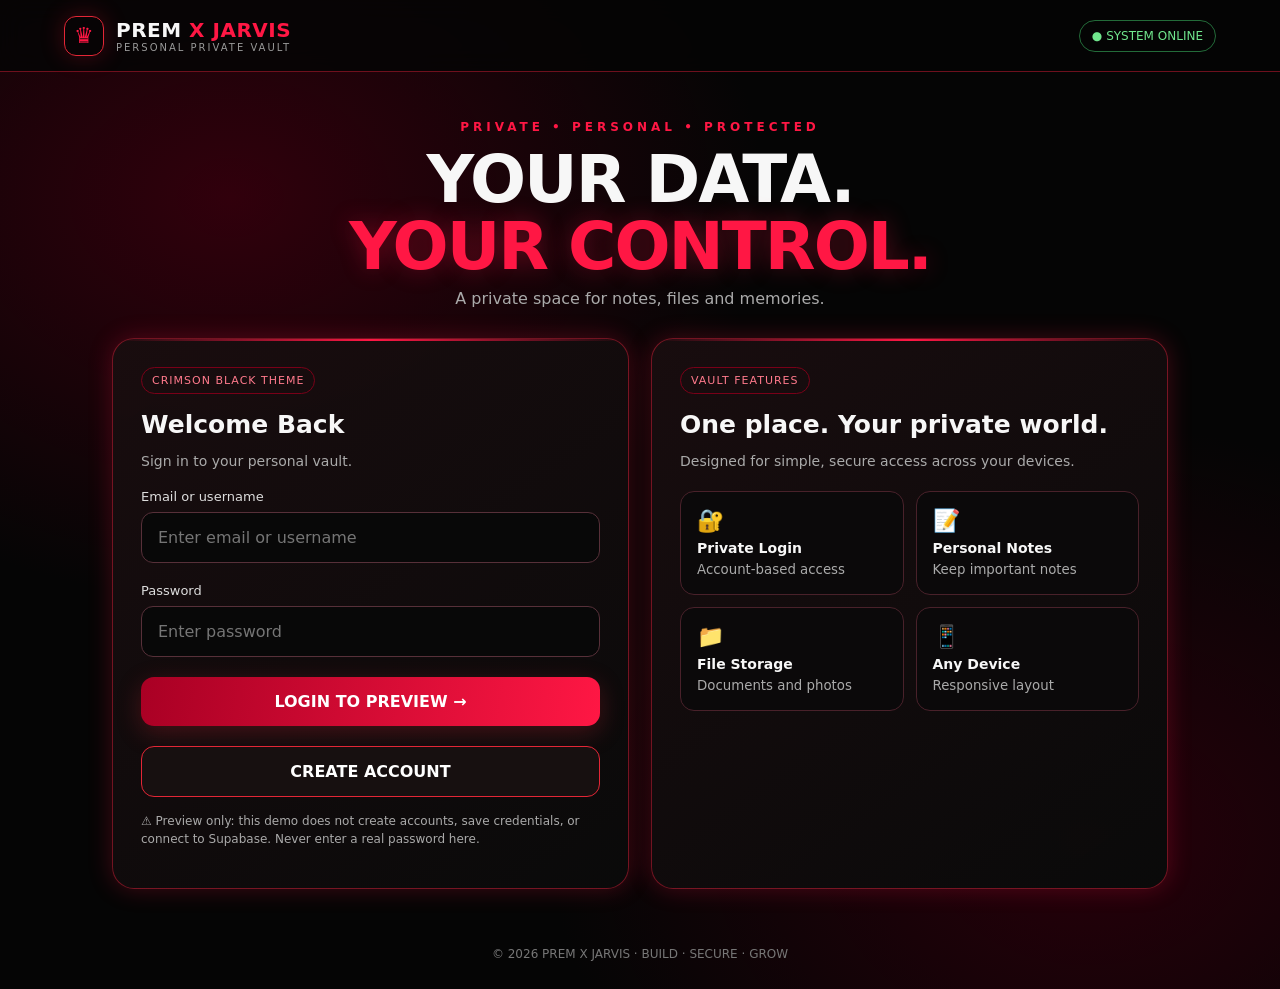
<file: prem_x_jarvis_crimson_preview-1.html>
<!DOCTYPE html>
<html lang="en">
<head>
<meta charset="UTF-8">
<meta name="viewport" content="width=device-width, initial-scale=1.0">
<meta name="theme-color" content="#090909">
<title>PREM X JARVIS — Private Vault Preview</title>
<style>
:root{
  --bg:#050505;--panel:#101010;--panel2:#171010;--red:#e32636;
  --red2:#ff1744;--deep:#790018;--text:#f7f7f7;--muted:#aaa;
  --line:rgba(255,35,65,.42);--glow:0 0 24px rgba(255,23,68,.24)
}
*{box-sizing:border-box}
body{margin:0;background:radial-gradient(ellipse at 18% 20%,#31000c 0,transparent 36%),radial-gradient(ellipse at 85% 85%,#26000a 0,transparent 35%),var(--bg);color:var(--text);font-family:Inter,system-ui,Arial,sans-serif;min-height:100vh}
button,input{font:inherit}
.topbar{height:72px;border-bottom:1px solid var(--line);display:flex;align-items:center;justify-content:space-between;padding:0 5%;background:rgba(5,5,5,.88);position:sticky;top:0;backdrop-filter:blur(12px);z-index:3}
.brand{display:flex;align-items:center;gap:12px;font-weight:900;letter-spacing:.5px;font-size:20px}
.logo{width:40px;height:40px;border:1px solid var(--red);border-radius:12px;display:grid;place-items:center;color:var(--red2);font-size:22px;box-shadow:var(--glow)}
.brand span{color:var(--red2)}
.status{font-size:12px;color:#70e68d;border:1px solid #236b39;border-radius:30px;padding:8px 12px}
main{max-width:1100px;margin:auto;padding:48px 22px 30px}
.hero{text-align:center;margin-bottom:30px}
.eyebrow{color:var(--red2);font-size:12px;letter-spacing:4px;font-weight:800}
h1{font-size:clamp(35px,7vw,66px);line-height:1.02;margin:12px 0 8px;letter-spacing:-2px}
h1 span{color:var(--red2);text-shadow:0 0 25px #ff174455}
.subtitle{color:var(--muted);margin:0}
.layout{display:grid;grid-template-columns:1fr 1fr;gap:22px;align-items:stretch}
.card{background:linear-gradient(145deg,rgba(25,13,15,.96),rgba(10,10,10,.98));border:1px solid var(--line);border-radius:22px;padding:28px;box-shadow:var(--glow);position:relative;overflow:hidden}
.card:before{content:"";position:absolute;inset:0 0 auto;height:2px;background:linear-gradient(90deg,transparent,var(--red2),transparent)}
.card h2{margin:0 0 8px;font-size:25px}
.muted{color:var(--muted);font-size:14px}
.field{margin-top:20px}
label{display:block;font-size:13px;color:#ddd;margin-bottom:8px}
input{width:100%;padding:15px 16px;border-radius:12px;border:1px solid #573039;background:#080808;color:white;outline:none}
input:focus{border-color:var(--red2);box-shadow:0 0 0 3px #ff174422}
.btn{width:100%;border:0;border-radius:13px;padding:15px 18px;margin-top:20px;background:linear-gradient(100deg,#a90024,var(--red2));color:white;font-weight:800;box-shadow:0 7px 25px #e3263640;cursor:pointer}
.btn.secondary{background:#171010;border:1px solid var(--red);box-shadow:none}
.btn:hover{filter:brightness(1.15)}
.note{font-size:12px;color:#aaa;line-height:1.5;margin-top:15px}
.features{display:grid;grid-template-columns:1fr 1fr;gap:12px;margin-top:22px}
.feature{padding:16px;border:1px solid #49212a;border-radius:14px;background:#0b090a}
.icon{font-size:22px;color:var(--red2)}
.feature b{display:block;margin:7px 0 3px;font-size:14px}
.feature small{color:var(--muted)}
.preview-label{display:inline-block;border:1px solid var(--deep);color:#ff7a8c;border-radius:20px;padding:6px 10px;font-size:11px;letter-spacing:1px;margin-bottom:16px}
.dashboard{display:none;margin-top:22px}
.dash-head{display:flex;justify-content:space-between;align-items:center;gap:12px;flex-wrap:wrap}
.stats{display:grid;grid-template-columns:repeat(3,1fr);gap:12px;margin:20px 0}
.stat{background:#100b0d;border:1px solid #54202c;border-radius:14px;padding:16px}
.stat strong{font-size:24px;color:var(--red2);display:block}
.stat small{color:var(--muted)}
.vault-grid{display:grid;grid-template-columns:repeat(3,1fr);gap:12px}
.vault-item{background:#0b090a;border:1px solid #49212a;border-radius:14px;padding:18px;text-align:center}
.vault-item span{font-size:26px}
.vault-item b{display:block;margin-top:8px;font-size:13px}
footer{text-align:center;color:#777;font-size:12px;padding:28px 10px}
@media(max-width:760px){.layout{grid-template-columns:1fr}main{padding:32px 15px}.card{padding:22px}.stats{grid-template-columns:1fr 1fr}.vault-grid{grid-template-columns:1fr 1fr}.topbar{padding:0 16px}}
</style>
</head>
<body>
<header class="topbar">
  <div class="brand"><div class="logo">♛</div><div>PREM <span>X JARVIS</span><div style="font-size:10px;color:#999;font-weight:500;letter-spacing:2px">PERSONAL PRIVATE VAULT</div></div></div>
  <div class="status">● SYSTEM ONLINE</div>
</header>
<main>
  <section class="hero">
    <div class="eyebrow">PRIVATE • PERSONAL • PROTECTED</div>
    <h1>YOUR DATA.<br><span>YOUR CONTROL.</span></h1>
    <p class="subtitle">A private space for notes, files and memories.</p>
  </section>

  <section class="layout" id="loginArea">
    <div class="card">
      <div class="preview-label">CRIMSON BLACK THEME</div>
      <h2>Welcome Back</h2>
      <p class="muted">Sign in to your personal vault.</p>
      <div class="field"><label>Email or username</label><input id="email" type="text" placeholder="Enter email or username" autocomplete="off"></div>
      <div class="field"><label>Password</label><input id="password" type="password" placeholder="Enter password" autocomplete="off"></div>
      <button class="btn" onclick="showDemo()">LOGIN TO PREVIEW →</button>
      <button class="btn secondary" onclick="showDemo()">CREATE ACCOUNT</button>
      <p class="note">⚠️ Preview only: this demo does not create accounts, save credentials, or connect to Supabase. Never enter a real password here.</p>
    </div>
    <div class="card">
      <div class="preview-label">VAULT FEATURES</div>
      <h2>One place. Your private world.</h2>
      <p class="muted">Designed for simple, secure access across your devices.</p>
      <div class="features">
        <div class="feature"><div class="icon">🔐</div><b>Private Login</b><small>Account-based access</small></div>
        <div class="feature"><div class="icon">📝</div><b>Personal Notes</b><small>Keep important notes</small></div>
        <div class="feature"><div class="icon">📁</div><b>File Storage</b><small>Documents and photos</small></div>
        <div class="feature"><div class="icon">📱</div><b>Any Device</b><small>Responsive layout</small></div>
      </div>
    </div>
  </section>

  <section class="card dashboard" id="dashboard">
    <div class="dash-head"><div><div class="preview-label">DASHBOARD PREVIEW</div><h2>Welcome, Commander</h2><p class="muted">Your vault overview</p></div><button class="btn secondary" style="width:auto;margin:0;padding:11px 16px" onclick="backToLogin()">← Back to login</button></div>
    <div class="stats">
      <div class="stat"><strong>00</strong><small>Saved notes</small></div>
      <div class="stat"><strong>00</strong><small>Stored files</small></div>
      <div class="stat"><strong>ON</strong><small>Theme status</small></div>
    </div>
    <div class="vault-grid">
      <div class="vault-item"><span>📝</span><b>My Notes</b></div>
      <div class="vault-item"><span>📂</span><b>My Files</b></div>
      <div class="vault-item"><span>🔒</span><b>Security</b></div>
      <div class="vault-item"><span>🖼️</span><b>Photos</b></div>
      <div class="vault-item"><span>⚙️</span><b>Settings</b></div>
      <div class="vault-item"><span>＋</span><b>Add New</b></div>
    </div>
    <p class="note">This is a visual dashboard preview with sample counters only. No personal data is stored.</p>
  </section>
</main>
<footer>© 2026 PREM X JARVIS · BUILD · SECURE · GROW</footer>
<script>
function showDemo(){
  document.getElementById('loginArea').style.display='none';
  document.getElementById('dashboard').style.display='block';
  window.scrollTo({top:0,behavior:'smooth'});
}
function backToLogin(){
  document.getElementById('dashboard').style.display='none';
  document.getElementById('loginArea').style.display='grid';
  window.scrollTo({top:0,behavior:'smooth'});
}
</script>
</body>
</html>
</file>
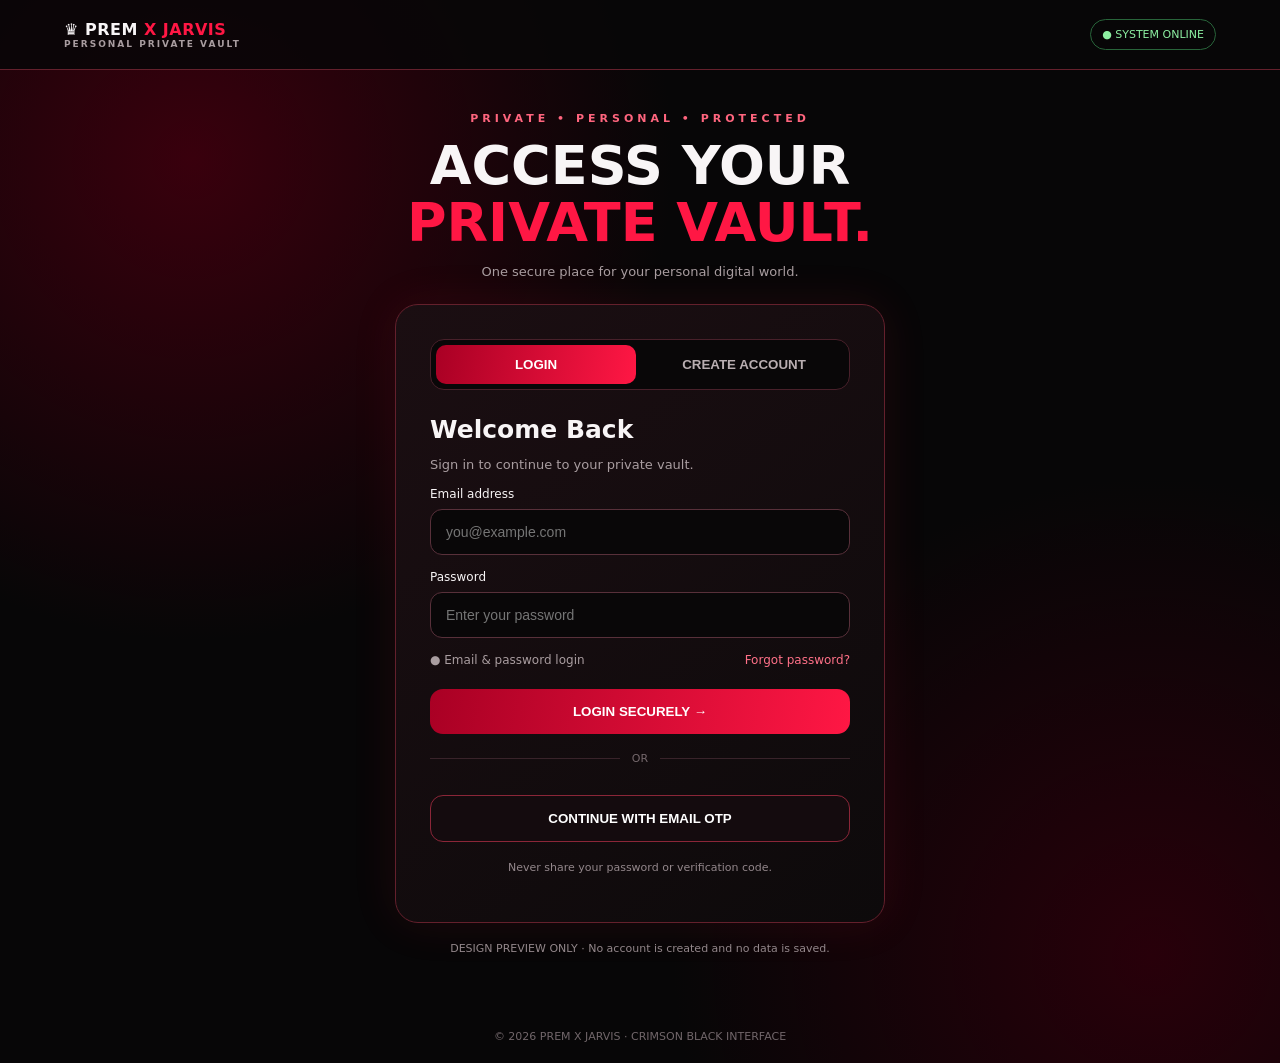
<file: prem_x_jarvis_login_signup_preview.html>
<!DOCTYPE html><html lang="en"><head><meta charset="UTF-8"><meta name="viewport" content="width=device-width,initial-scale=1"><meta name="theme-color" content="#080607"><title>PREM X JARVIS Login Preview</title><style>
:root{--bg:#070607;--red:#e32636;--hot:#ff1744;--line:#64202c;--muted:#a99da0}*{box-sizing:border-box}body{margin:0;min-height:100vh;background:radial-gradient(circle at 15% 15%,#39000d,transparent 34%),radial-gradient(circle at 90% 90%,#28000a,transparent 32%),var(--bg);color:#f8f5f6;font-family:system-ui,Arial}header{height:70px;padding:0 5%;display:flex;align-items:center;justify-content:space-between;border-bottom:1px solid var(--line);background:#080607dd}.brand{font-weight:900;letter-spacing:.5px}.brand span{color:var(--hot)}.sub{font-size:9px;color:#a99da0;letter-spacing:2px}.online{font-size:11px;color:#8df0a2;border:1px solid #28643a;padding:8px 11px;border-radius:30px}main{max-width:980px;margin:auto;padding:42px 18px}.intro{text-align:center;margin-bottom:25px}.tag{font-size:11px;letter-spacing:4px;color:#ff657e;font-weight:800}h1{font-size:clamp(32px,6vw,54px);line-height:1.06;margin:12px 0 8px}h1 span{color:var(--hot)}.intro p,.desc{color:var(--muted);font-size:13px}.shell{max-width:490px;margin:auto;background:linear-gradient(145deg,#1b0e12,#0d0a0b);border:1px solid var(--line);border-radius:23px;padding:clamp(20px,5vw,34px);box-shadow:0 0 45px #e326361b}.tabs{display:grid;grid-template-columns:1fr 1fr;gap:8px;padding:5px;border:1px solid #48202a;background:#090708;border-radius:14px;margin-bottom:25px}.tab{padding:12px 8px;border:0;border-radius:10px;color:#b9aeb1;background:transparent;font-weight:800}.tab.active,.primary{background:linear-gradient(100deg,#a90024,var(--hot));color:white}.form{display:none}.form.active{display:block}h2{font-size:25px;margin:0 0 6px}.field{margin:15px 0}.field label{display:block;font-size:12px;margin-bottom:8px}.field input{width:100%;padding:14px 15px;border-radius:12px;border:1px solid #58303a;background:#090708;color:white;font-size:14px}.row{display:flex;justify-content:space-between;font-size:12px;color:var(--muted);margin:10px 0}.link{color:#ff7188}.primary,.secondary{width:100%;padding:15px;border-radius:13px;font-weight:850;cursor:pointer;margin-top:12px;border:0}.secondary{background:#140b0e;color:white;border:1px solid #8b2638}.divider{display:flex;align-items:center;gap:12px;color:#75686c;font-size:11px;margin:18px 0}.divider:before,.divider:after{content:"";height:1px;background:#39232a;flex:1}.hint,.preview-note{font-size:11px;line-height:1.5;color:#93878b;text-align:center;margin-top:18px}.otp{display:none;margin-top:14px;padding:13px;border:1px dashed #8b2638;border-radius:12px;font-size:12px}.otp.show{display:block}footer{text-align:center;color:#71666a;font-size:11px;padding:20px}@media(max-width:520px){header{height:64px;padding:0 16px}.online{font-size:9px}}
</style></head><body><header><div class="brand">♛ PREM <span>X JARVIS</span><div class="sub">PERSONAL PRIVATE VAULT</div></div><div class="online">● SYSTEM ONLINE</div></header><main><section class="intro"><div class="tag">PRIVATE • PERSONAL • PROTECTED</div><h1>ACCESS YOUR<br><span>PRIVATE VAULT.</span></h1><p>One secure place for your personal digital world.</p></section><section class="shell"><div class="tabs"><button class="tab active" id="lt" onclick="sw(true)">LOGIN</button><button class="tab" id="st" onclick="sw(false)">CREATE ACCOUNT</button></div><div class="form active" id="login"><h2>Welcome Back</h2><p class="desc">Sign in to continue to your private vault.</p><div class="field"><label>Email address</label><input type="email" placeholder="you@example.com"></div><div class="field"><label>Password</label><input type="password" placeholder="Enter your password"></div><div class="row"><span>● Email & password login</span><span class="link">Forgot password?</span></div><button class="primary" onclick="alert('Design preview only — authentication is not connected.')">LOGIN SECURELY →</button><div class="divider">OR</div><button class="secondary" onclick="alert('Email OTP flow will be connected after design approval.')">CONTINUE WITH EMAIL OTP</button><p class="hint">Never share your password or verification code.</p></div><div class="form" id="signup"><h2>Create Your Account</h2><p class="desc">Set up your personal PREM X JARVIS vault.</p><div class="field"><label>Your name</label><input placeholder="Enter your name"></div><div class="field"><label>Email address</label><input type="email" placeholder="you@example.com"></div><div class="field"><label>Create password</label><input type="password" placeholder="At least 8 characters"></div><div class="field"><label>Confirm password</label><input type="password" placeholder="Enter password again"></div><button class="primary" onclick="document.getElementById('otp').classList.add('show')">CREATE ACCOUNT →</button><div class="otp" id="otp">✉️ <b>Email verification</b><br>A verification code will be sent to your email after signup.</div><p class="hint">Email verification required before first sign-in.</p></div></section><p class="preview-note">DESIGN PREVIEW ONLY · No account is created and no data is saved.</p></main><footer>© 2026 PREM X JARVIS · CRIMSON BLACK INTERFACE</footer><script>function sw(login){document.getElementById('login').classList.toggle('active',login);document.getElementById('signup').classList.toggle('active',!login);document.getElementById('lt').classList.toggle('active',login);document.getElementById('st').classList.toggle('active',!login)}</script></body></html>
</file>
